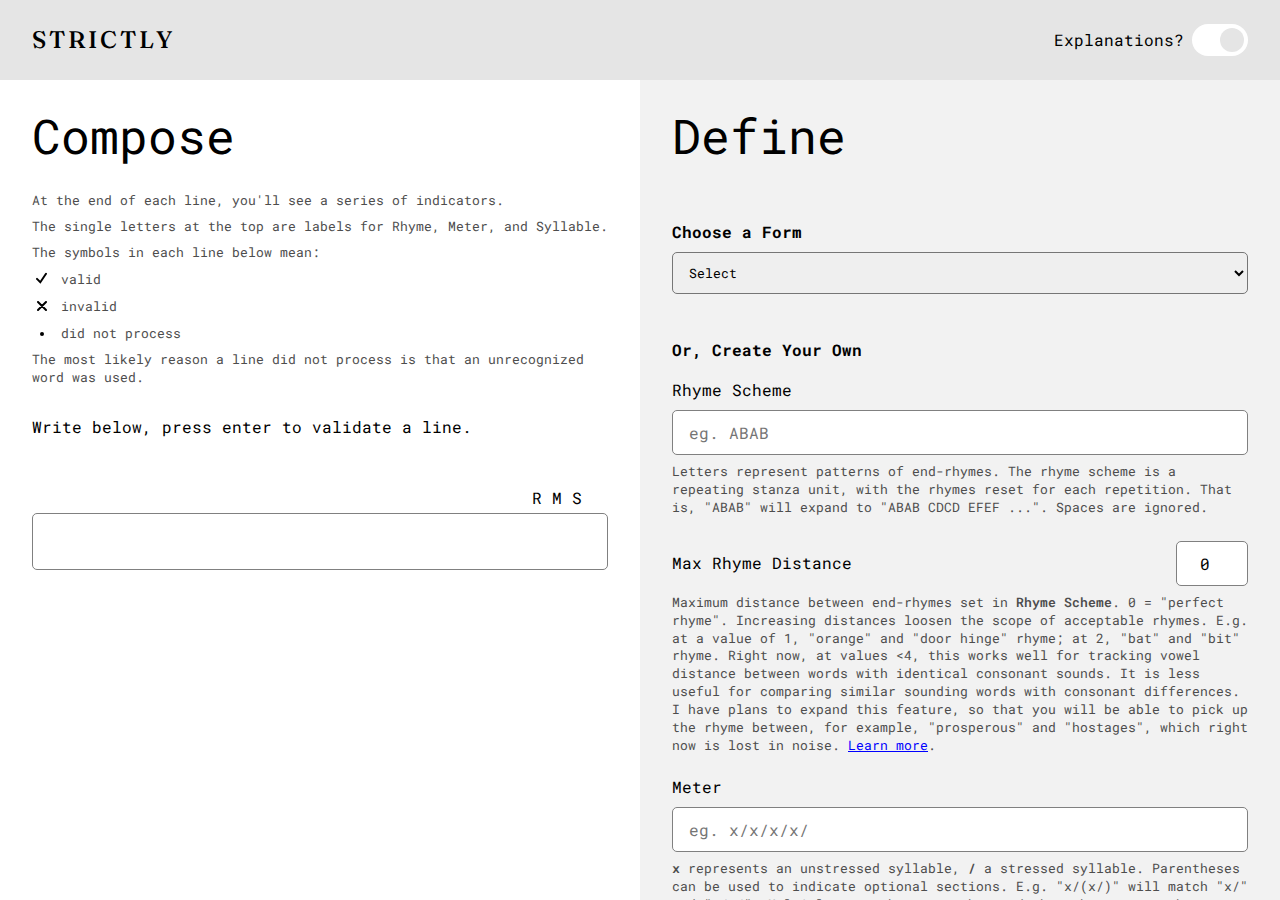
<file: index.html>
<!DOCTYPE html>
<html>
<head>
	<meta charset="utf-8">
	<meta name="viewport" content="width=device-width, initial-scale=1">
	<title>Strictly</title>

	<meta name="description" content="Make poetic forms online">
	<meta property="og:image" content="[[Insert Absolute Path]]">

	<link rel="preconnect" href="https://fonts.googleapis.com">
	<link rel="preconnect" href="https://fonts.gstatic.com" crossorigin>
	<link href="https://fonts.googleapis.com/css2?family=Fraunces:ital,opsz,wght,SOFT,WONK@0,9..144,100..900,100,1;1,9..144,100..900,100,1&family=Roboto+Mono:ital,wght@0,100..700;1,100..700&display=swap" rel="stylesheet">

	<link href="css/style.css" rel="stylesheet">

	
</head>

<body hx-boost="true">

<header>
	<top-part>
	<inner-column>
		<ul class="title-bar">
			<li class="title"><a href="/">strictly</a></li>
			<li>
				<label class="option-slider">
					<span id="explanations-label" class="mono">Explanations?</span>
					<div class="switch-container">
						<input type="checkbox" id="show-explanations" aria-describedby="explanations-label" checked />
						<div class="slider round"></div>
					</div>
				</label>
			</li>
			<!-- <li class="login"><a href="login.html">log in</a></div> -->
		</ul>
	</inner-column>
	</top-part>
	<!-- <bottom-part>
	<inner-column>
		<nav>
			<ul class="site-nav">
				<li>
					<a href="homepage.html">home</a>
				</li>
				<li>
					<a href="about.html">about</a>
				</li>
				<li>
					<a href="create.html">create</a>
				</li>
			</ul>
		</nav>
	</inner-column>
	</bottom-part> -->
</header>

<main>

<section class="form-panel">
<form id="create-form" action="">
<inner-column>

	<h1 class="loud-voice">Define</h1>


	<field-group class="choose-a-form">

		<label for="form-select" class="loud-instruction">
			Choose a Form
		</label>
		<select name="predefined-form" id="predefined-form">
			<option value="" selected disabled hidden>Select</option>
			<option value="sonnet">Shakespearean Sonnet</option>
			<option value="limerick">Limerick</option>
			<option value="haiku">Haiku</option>
			<option value="blankVerse">Blank Verse (Iambic Pentameter)</option>
			<option value="commonMeter">Common Meter</option>
		</select>
	</field-group>

	
	
	<fieldset id="form-inputs">

		<label id="create-your-own" class="loud-instruction">
			<!-- <span class="triangle"></span> -->
			<span class="text">Or, Create Your Own</span>
			<!-- <input type="checkbox" checked> -->
		</label>
			
		<field-group>
			<label for="rhyme-scheme">
				<span class="label-name">Rhyme Scheme</span>
				<input id="rhyme-scheme" name="rhyme-scheme" type="text" class="empty" placeholder="eg. ABAB">
			</label>
				
			<p class="explanation-text explanation">
				Letters represent patterns of end-rhymes. The rhyme scheme is a repeating stanza unit, with the rhymes reset for each repetition. That is, "ABAB" will expand to "ABAB CDCD EFEF ...". Spaces are ignored.
			</p>
			
		</field-group>
		<field-group>
			<label for="rhyme-distance">
				<span class="label-name">Max Rhyme Distance</span><input id="rhyme-distance" name="rhyme-distance" type="number" value="0" min="0" max="255">
			</label>
				
			<p class="explanation-text explanation">
				Maximum distance between end-rhymes set in <strong>Rhyme Scheme</strong>. 0 = "perfect rhyme". Increasing distances loosen the scope of acceptable rhymes. E.g. at a value of 1, "orange" and "door hinge" rhyme; at 2, "bat" and "bit" rhyme. Right now, at values &lt;4, this works well for tracking vowel distance between words with identical consonant sounds. It is less useful for comparing similar sounding words with consonant differences. I have plans to expand this feature, so that you will be able to pick up the rhyme between, for example, "prosperous" and "hostages", which right now is lost in noise. <a href="rhyme-distance">Learn more</a>.
			</p>
		</field-group>
		<field-group>
			<label for="meter">
				<span class="label-name">Meter</span>
				<input id="meter" name="meter" type="text" class="empty" placeholder="eg. x/x/x/x/" pattern="[x\/\(\) \t\r\n\f]*"
	title="input.title = "Only 'x', '/', '(', ')' and whitespace are allowed.">
			</label>
				
			<p class="explanation-text explanation">
				<strong>x</strong> represents an unstressed syllable, <strong>/</strong> a stressed syllable. Parentheses can be used to indicate optional sections. E.g. "x/(x/)" will match "x/" and "x/x/". Multiple parentheses may be used, but they may not be nested. Spaces are ignored.
			</p>
			
		</field-group>
		<field-group>
			<label for="syllables-per-line">
				<span class="label-name">Syllables per Line</span>
				<input id="syllables-per-line" name="syllables-per-line" type="number" class="empty">
			</label>

			<p class="explanation-text explanation">
				Can accept ranges, e.g. "9-11" will match a sequence of nine, ten, or eleven syllables.
			</p>
			
		</field-group>
		<field-group>
			<label for="poem-line-length">
				<span class="label-name">Poem Line Length</span>
				<input id="poem-line-length" name="poem-line-length" type="number" class="empty">
			</label>

			<p class="explanation-text explanation">
				Can accept ranges, e.g. "9-11" will match a poem of nine, ten, or eleven lines.
			</p>
			
		</field-group>
		<field-group>
			<label for="stanza-line-length">
				<span class="label-name">Stanza Line Length</span>
				<input id="stanza-line-length" name="stanza-line-length" type="number" class="empty">
			</label>

			<p class="explanation-text explanation">
				Can accept ranges, e.g. "9-11" will match a stanza of nine, ten, or eleven lines. Stanzas are repeating units, separated by blank lines. 
			</p>
			<p class="requirements"> </p>
		</field-group>
		<field-group>
			<label class="checkbox-slider" class="differing-lines-label">
				<span class="label-name"><span class="poem-or-stanza">Poem</span> Contains Differing Lines?</span>
				<input type="checkbox" id="poem-differing-lines" class="differing-lines" name="poem-differing-lines" disabled>
				<div class="toggle">
					<div class="slider"></div>
					<span id="no">NO</span>
					<span id="yes">YES</span>
				</div>
			</label>

			<p class="explanation-text explanation">
				<strong>Yes</strong> means that <span class="poem-or-stanza">Poem</span> contains lines with different meter or syllable length restrictions. <strong>No</strong> means that <span class="poem-or-stanza">Poem</span> contain lines wiht the same meter or syllable length restrictions.
			</p>
		</field-group>
	</fieldset>
</inner-column>
</form>
</section>
	
<section class="compose-panel">
<inner-column>
	<h1 class="loud-voice">Compose</h1>
	<p class="explanation-text explanation">At the end of each line, you'll see a series of indicators.</p>
	<p class="explanation-text explanation">The single letters at the top are labels for Rhyme, Meter, and Syllable.</p>
	<p class="explanation-text explanation">The symbols in each line below mean:</p>
	<ul class="explanation copy">
		<li class="legend-item explanation-text copy">
			<div class="indicator meter-indicator good"></div>
			<div>valid</div>
		</li>
		<li class="legend-item explanation-text copy">
			<div class="indicator rhyme-indicator bad"></div>
			<div>invalid</div>
		</li>
		<li class="legend-item explanation-text copy">
			<div class="indicator meter-indicator"></div>
			<div>did not process</div>
		</li>
	</ul>
	<p class="explanation explanation-text">The most likely reason a line did not process is that an unrecognized word was used.</p>
	<h2>Write below, press enter to validate a line.</h2>
	<ul class="indicator-labels">
		<li><span>R</span></li>
		<li><span>M</span></li>
		<li><span>S</span></li>
	</ul>
	<div id="compose">
		<div class="input-group" id="line-0-group">
			<input id="line-0" name="line-0" type="text" class="compose-input">
			<label for="line-0" class="indicators"></label>
		</div>
	</div>
</inner-column>
</section>

</main>
	

<script src="static/rhyme-and-meter.js"></script>
<script src="static/form-logic.js"></script>
<script src="static/compose.js"></script>

</body>
</html>
</file>
<file: css/style.css>
@import 'reset.css';
@import 'variables.css';
@import 'setup.css';
@import 'compose.css';
@import 'typography.css';


body {
	background-color: var(--bg-color);
}


inner-column {
	padding-inline: var(--inner-column-padding);
	max-width: 600px;
	margin-inline: auto;
}

header {
	background-color: var(--neutral-100);
	top-part {

		padding-block: 1.5rem;
		
		
		.title-bar {
			display: flex;
			justify-content: space-between;
			align-items: center;
		}
	
		.title {
			font-family: "Fraunces", serif;
			font-size: 24px;
			text-transform: uppercase;
			font-weight: 500;
			letter-spacing: 3px;
			transition: all 1s;
		}
		.title:hover {
			font-weight: 700;
		}
	
		.login {
			font-family: "Roboto Mono", monospace;
			text-transform: uppercase;
			background-color: var(--neutral-50);
			padding: 10px;
			border-radius: 5px;
		}
	}
	
	bottom-part {
		background-color: var(--neutral-100);
		.site-nav {
			display: flex;
			justify-content: space-between;
			
			a {
				font-family: "Fraunces", serif;
				font-variation-settings: "WONK" 1;
				padding-block: 10px;
				text-transform: capitalize;
			}
		}
	}

}

main {
	
	font-family: var(--mono);
	> section {
		padding-block: 2rem;
	}

	.explanation {
		display: none;

		body:has(#show-explanations:checked) & {
			display: block;
		}
	}

}



input {
	box-sizing: border-box;
	font-family: var(--mono);
	font-size: 1rem;
	border: unset;
	border: 1px solid var(--border-color);
	border-radius: var(--border-radius);
	padding-inline: var(--input-padding-inline);

	&:disabled {
		border: 1px solid var(--border-disabled-color);
	}

	&:invalid {
		background-color: var(--light-red);
	}

	&[type='number']  {
		width: 72px;
		height: 45px;
		text-align: center;
		font-family: "Roboto Mono", monospace;
	}

	&[type='text']  {
		min-width: 100%;
		height: 45px;
		font-family: "Roboto Mono", monospace;
	}
}



.form-panel {
	background-color: var(--neutral-50);

	.choose-a-form {
		padding-top: 2rem;

		select {
			border-radius: var(--border-radius);
			padding: 10px 12px;
			font-family: "Roboto Mono", monospace;
		}
	}

	.explanation {
		padding-top: .5rem;
	}

	/*
	// START SECTION
	// Below is styling to have a click-to-reveal Create Your Own section
	#create-your-own {
		display: flex;
		align-items: center;
		justify-content: flex-start;
		cursor: pointer;

		.triangle {
			height: 15px;
			aspect-ratio: 1 / 2;
			clip-path: polygon(0 0, 100% 50%, 0 100%);
			background-color: var(--ink);
			transition: all .3s;
		}

		&:has(input:checked) .triangle {
			transform-origin: 50% 50%;
			transform: rotate(90deg);
		}

		input {
			all: unset;
		}
	}

	.option-slider {
		visibility: hidden;
	}

	&:has(#create-your-own input:checked) .option-slider{
		visibility: visible;
	} 


	#form-inputs {
		display: none;
	}

	&:has(#create-your-own input:checked) #form-inputs {
		display: block;
	}

	// END SECTION
	*/

	field-group{
		display: flex;
		flex-direction: column;
		justify-content: space-between;
		align-items: start;
		/* gap: 12px */
	}

	/* VERTICAL Lablel/Input GROUP */
	label:has(> input[type='text']), .choose-a-form{
		flex-direction: column;
		min-width: 100%;
		align-items: revert;
		gap: 12px;
	}

	field-group:has(> input:disabled){
		color: var(--neutral-500)
	}

	

	label {
		width: 100%;
		display: flex;
		justify-content: space-between;
		gap: 12px;
		align-items: center;
		.error {
			flex-basis: 50%;
		}
	}

	/* TODO is this still being used?? */
	.error {
		font-family: sans-serif;
		font-size: .8rem;
		padding-left: .5rem;
		color: var(--red);
	}

	label.checkbox-slider {
		display: flex;
		justify-content: space-between;
		align-items: center;
		
		input {
			all: unset;
		}

		.toggle {
			position: relative;
			display: grid;
			grid-template-columns: 1fr 1fr;

			width: 120px;
			
			border: 1px solid var(--border-color);
			border-radius: 5px;

			background-color: var(--neutral-0);
			z-index: 1;


			span {
				display: flex;
				justify-content: center;
				padding: 10px 12px;
			}

			#no {
				color: var(--ink);
				transition: all .1s;
				
			}
			#yes {
				color: var(--neutral-500);
				transition: all .1s;
			}

			.slider {
				position: absolute;
				left: -1px;
				top: -1px;
				width: calc(50% + 1px);
				/* weirdly this sometimes seems to require the +2 additional pixels, and sometimes it doesn't… what gives??? I don't know what's controlling that */
				height: calc(100% + 2px);
				border: 1px solid var(--border-color);
				border-radius: 5px;
				transition: all .3s;
				background-color: var(--light-red);
				z-index: -1;
			}

		}

		input:focus-visible + .toggle{
			border: 2px solid blue;
		}
	}

	label.checkbox-slider:has(> input:disabled) {
		.toggle {
			border: 1px solid var(--border-disabled-color);

			#no {
				color: var(--neutral-500)
			}

			.slider{
				background-color: var(--neutral-50);
				border: 1px solid var(--border-disabled-color);
			}
		}
	}

	label.checkbox-slider:has(> input:checked) {

		.toggle {
			#no {
				color: var(--neutral-500);
			}
			#yes {
				color: var(--ink);
			}
		}
		.slider {
			left: 50%;
			background-color: #EDF7E9;
		}
	}

	button {
		all: unset;

		/* box-shadow: 4px 4px var(--neutral-300); */
		background-color: #EDF7EA;

		margin-top: 2rem;
		min-width: 100%;
		padding-block: 2rem;
		text-align: center;
		border: 1px solid var(--border-color);
		border-radius: 5px;

		&:hover {
			background-color: #CDF2C5;
		}

		&.disabled {
			border: 1px solid var(--border-disabled-color);
			background-color: var(--neutral-200);
		}


	}


	

	h1 {
		padding-bottom: 2rem;
	}

	field-group + field-group, label + label, field-group + label, label + field-group {
		padding-top: 1.5rem;
	}

	field-group + fieldset, fieldset + fieldset, fieldset + h1, field-group + h1 {
		padding-top: 3rem;
	}
}

.option-slider {
	--slider-width: 1.5rem;
	--slider-bg: var(--neutral-0);
	--slider: var(--neutral-100);

	display: flex;
	align-items: center;
	gap: 8px;

	.switch-container {
		display: inline-block;
		height: calc(var(--slider-width) + 8px);
		width: calc(var(--slider-width) * 2 + 8px);
		position: relative;
	 }
	 
	 .switch-container input {
		display:none;
	 }
	 
	 .slider {
		
		background-color: var(--slider-bg);
		bottom: 0;
		cursor: pointer;
		left: 0;
		position: absolute;
		right: 0;
		top: 0;
	 }
	 
	 .slider:before {
		background-color: var(--slider);
		bottom: 4px;
		content: "";
		height: var(--slider-width);
		aspect-ratio: 1/1;
		left: 4px;
		position: absolute;
		transition: .4s;
	 }
	 
	 input:checked + .slider {
		/* background-color: green; */
	 }
	 
	 input:checked + .slider:before {
		transform: translateX(100%);
	 }
	 
	 .slider.round {
		border-radius: 34px;
	 }
	 
	 .slider.round:before {
		border-radius: 50%;
	 }
}



@media (min-width: 1200px) {

	:root{
		--inner-column-padding: 2rem;
	}

	body {
		min-height: 100vh;
		max-height: 100vh;
		display: flex;
		flex-direction: column;
	}

	inner-column {
		max-width: inherit;
		margin-inline: auto;

		main & {
			padding-inline: 0;
			max-width: 1000px;
		}
	}


	main{

		flex-grow: 2;
		max-height: 100%;
		overflow: hidden;

		display: grid;
		grid-template-columns: 1fr minmax(500px, 1fr);

		/* max-width: var(--inner-column); */
		/* margin-inline: auto; */
	}

	section {
		padding-inline: 2rem;
	}

	.compose-panel {
		max-height: 100%;
		overflow-y: scroll;
	}
	

	.form-panel {
		order: 2;
		max-height: 100%;
		overflow-y: scroll;
	}
}
</file>
